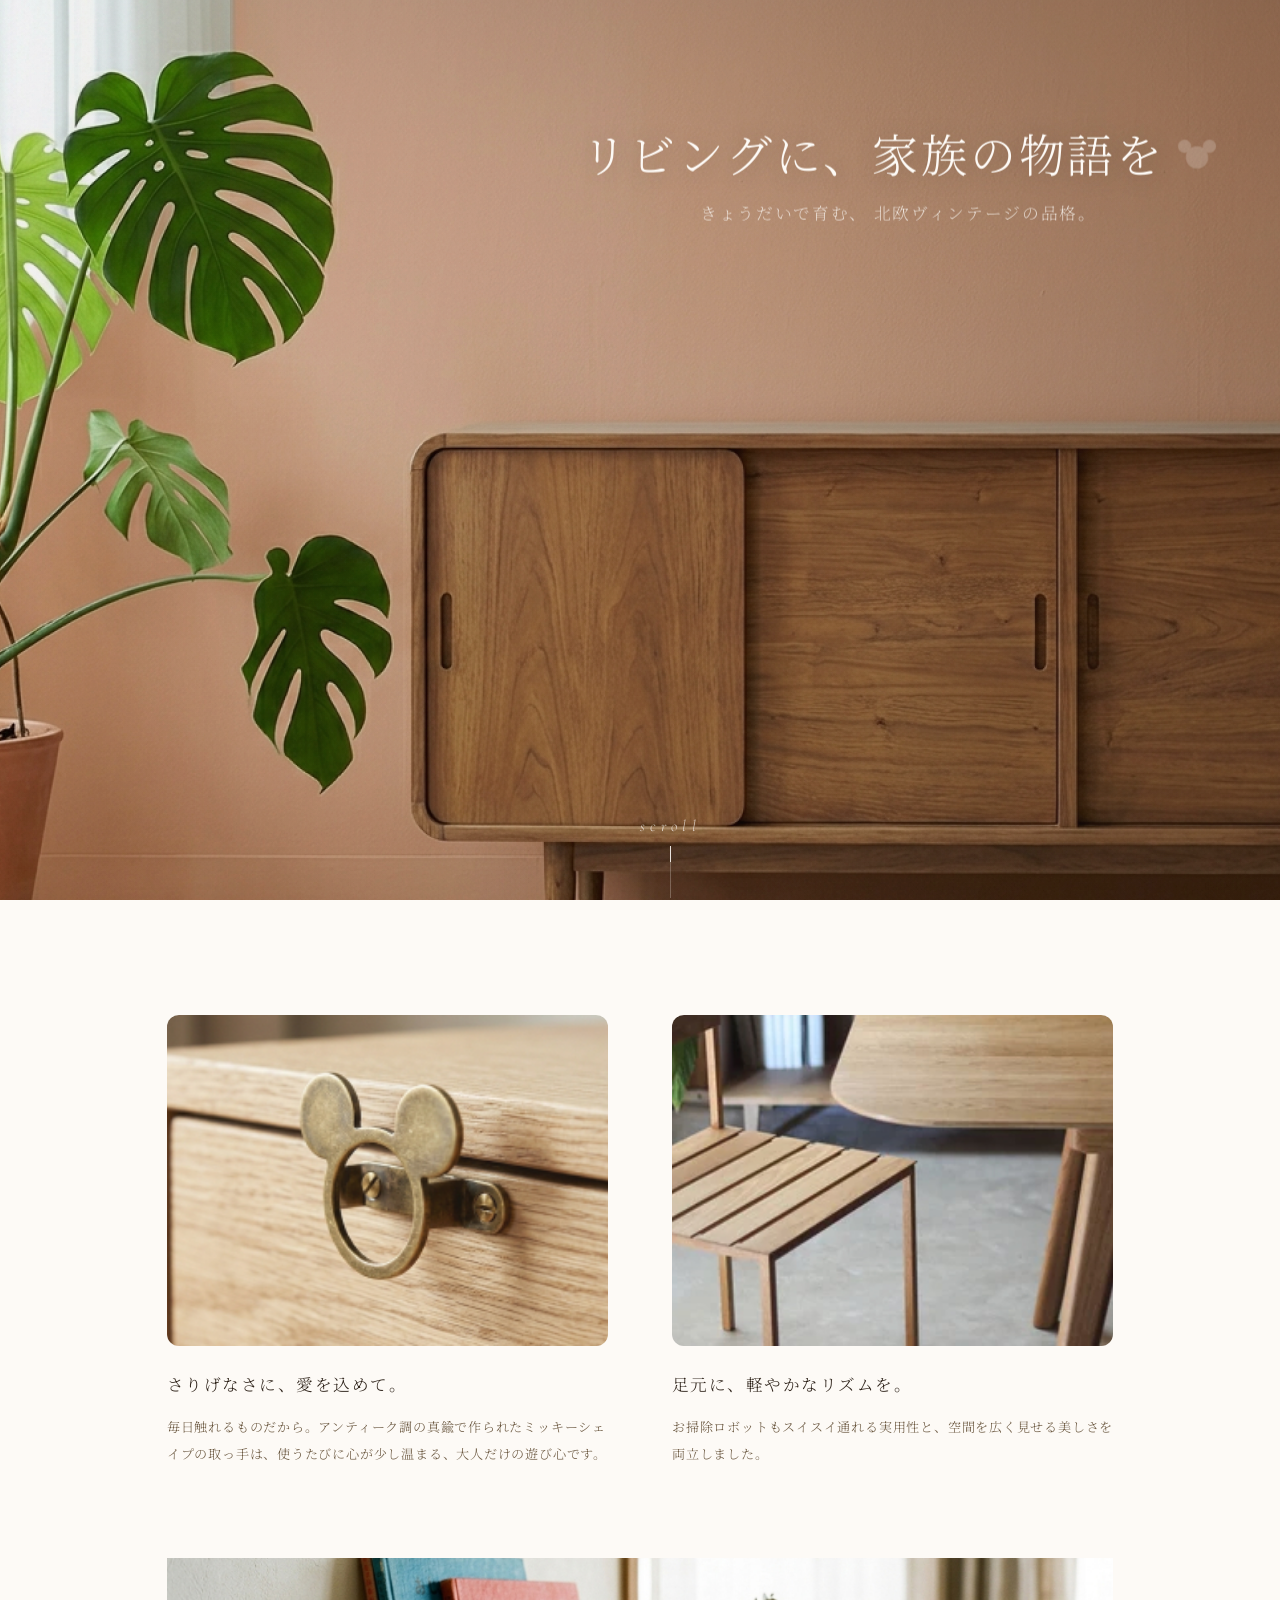
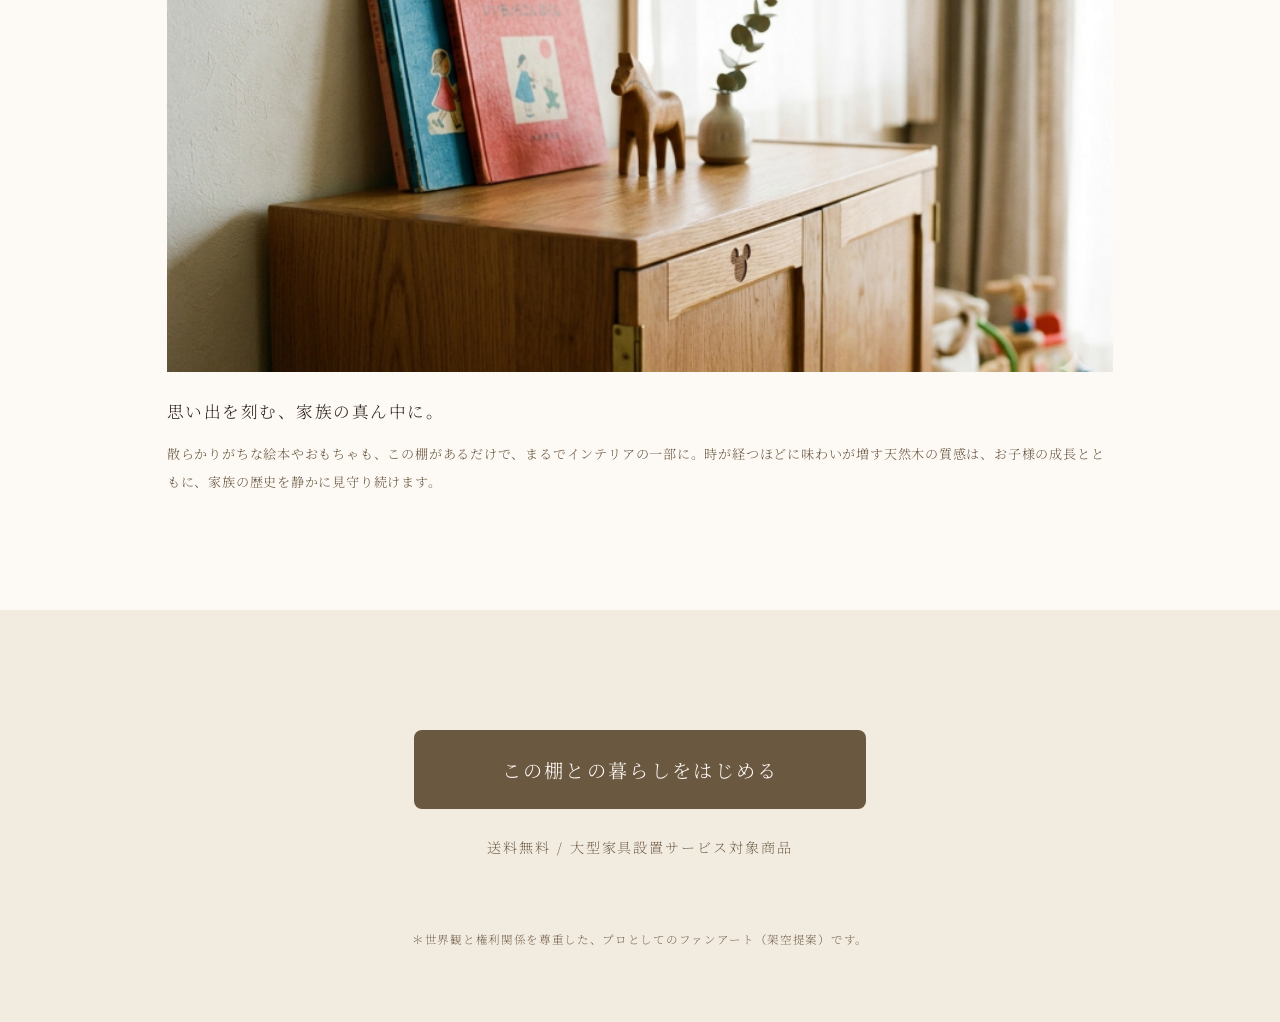
<file: furniture/index.html>
<!DOCTYPE html>
<html lang="ja">
<head>
  <meta charset="UTF-8">
  <meta name="viewport" content="width=device-width, initial-scale=1.0">
  <title>ディズニーコンセプト家具LP</title>
  <link rel="preconnect" href="https://fonts.googleapis.com">
  <link rel="preconnect" href="https://fonts.gstatic.com" crossorigin>
  <link href="https://fonts.googleapis.com/css2?family=Cormorant+Garamond:ital,wght@0,300;0,400;1,300&family=Noto+Serif+JP:wght@200;300;400&display=swap" rel="stylesheet">
  <link rel="stylesheet" href="style.css">
  <link rel="icon" href="./images/favicon.png">
</head>
<body>

  <!-- ========== FIRST VIEW ========== -->
  <section class="fv">

    <!-- 背景画像：CSSで指定 -->
    <div class="fv__bg"></div>

    <!-- オーバーレイ -->
    <div class="fv__overlay"></div>

    <!-- テキスト＋シェイプブロック -->
    <div class="fv__body">

      <!-- 見出し行：テキストとシェイプをflex横並び -->
      <div class="fv__headline-row">
        <h1 class="fv__headline">リビングに、家族の物語を</h1>
        <!-- シェイプ PNG（PC用 / SP用 を picture で切り替え） -->
        <div class="fv__shape" aria-hidden="true">
          <picture>
            <source media="(max-width: 560px)" srcset="images/Mickey.png">
            <img src="images/Mickey.png" alt="" class="fv__shape-img">
          </picture>
        </div>
      </div>

      <p class="fv__sub">
        きょうだいで育む、<br class="sp-br">
        北欧ヴィンテージの品格。
      </p>
    </div>

    <!-- スクロールインジケーター -->
    <div class="fv__scroll">
      <span class="fv__scroll-text">scroll</span>
      <div class="fv__scroll-line">
        <div class="fv__scroll-dot"></div>
      </div>
    </div>

  </section>
    <!--FVここまで-->
    <!-- ========== FEATURE SECTION ========== -->
  <section class="feature">
    <div class="feature__inner">

      <!-- カード1 -->
      <article class="feature__card feature__card--col">
        <div class="feature__img-wrap">
          <img src="images/img_01.jpg" alt="アンティーク調の取っ手" class="feature__img">
        </div>
        <div class="feature__text">
          <h2 class="feature__heading">さりげなさに、愛を込めて。</h2>
          <p class="feature__body">毎日触れるものだから。アンティーク調の真鍮で作られたミッキーシェイプの取っ手は、使うたびに心が少し温まる、大人だけの遊び心です。</p>
        </div>
      </article>

      <!-- カード2 -->
      <article class="feature__card feature__card--col feature__card--rev">
        <div class="feature__img-wrap">
          <img src="images/img_02.jpg" alt="軽やかな足のデザイン" class="feature__img">
        </div>
        <div class="feature__text">
          <h2 class="feature__heading">足元に、軽やかなリズムを。</h2>
          <p class="feature__body">お掃除ロボットもスイスイ通れる実用性と、空間を広く見せる美しさを両立しました。</p>
        </div>
      </article>

    </div>

    <!-- カード3：横幅いっぱい -->
    <article class="feature__card feature__card--wide">
      <div class="feature__img-wrap">
        <img src="images/img_03.jpg" alt="家族の思い出が詰まった棚" class="feature__img">
      </div>
      <div class="feature__text">
        <h2 class="feature__heading">思い出を刻む、家族の真ん中に。</h2>
        <p class="feature__body">散らかりがちな絵本やおもちゃも、この棚があるだけで、まるでインテリアの一部に。時が経つほどに味わいが増す天然木の質感は、お子様の成長とともに、家族の歴史を静かに見守り続けます。</p>
      </div>
    </article>

  </section>
  <!--featureここまで-->
    <!-- ========== CTA SECTION ========== -->
  <section class="cta">
    <div class="cta__inner">

      <a href="#" class="cta__btn">この棚との暮らしをはじめる</a>

      <p class="cta__note">送料無料 / 大型家具設置サービス対象商品</p>

    </div>

    <p class="cta__disclaimer">＊世界観と権利関係を尊重した、プロとしてのファンアート（架空提案）です。</p>
  </section>
  <!--CTAここまで-->
</body>
</html>
</file>
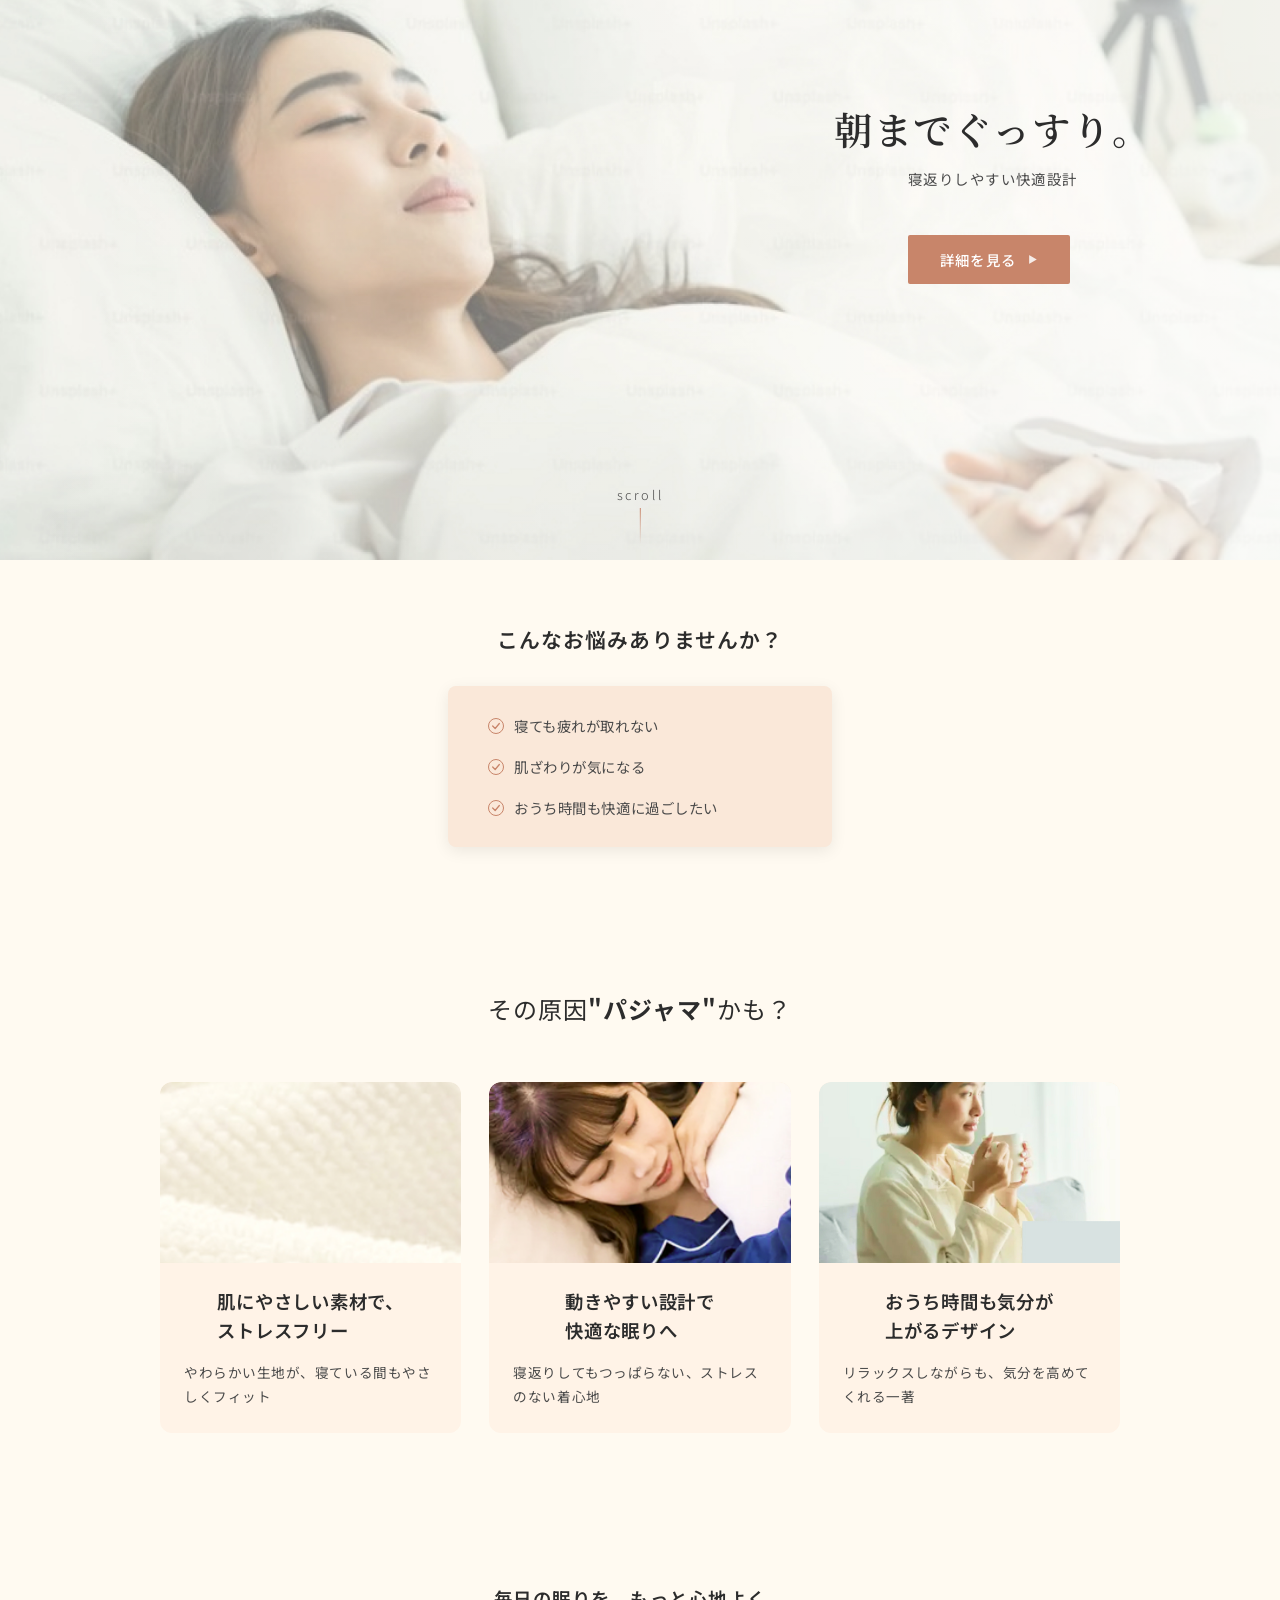
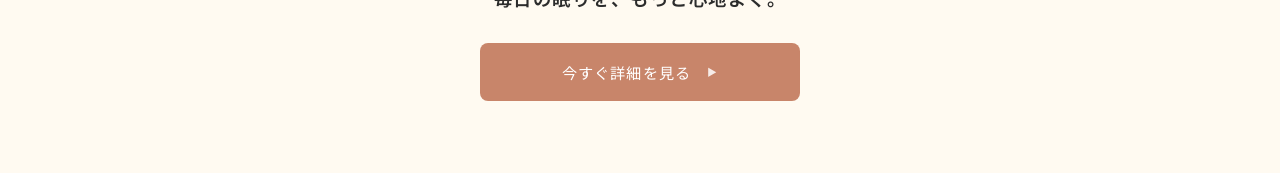
<file: pajamas/index.html>
<!DOCTYPE html>
<html lang="ja">
<head>
  <meta charset="UTF-8">
  <meta name="viewport" content="width=device-width, initial-scale=1.0">
  <title>パジャマLP│寝返りしやすい快適設計</title>
  <link rel="icon" href="favicon.ico">
  <link rel="icon" href="images/favicon.png" type="image/png">
  <link rel="apple-touch-icon" href="apple-touch-icon.png">
  <link rel="stylesheet" href="style.css">
  <link rel="preconnect" href="https://fonts.googleapis.com">
  <link rel="preconnect" href="https://fonts.gstatic.com" crossorigin>
  <link href="https://fonts.googleapis.com/css2?family=Noto+Serif+JP:wght@400;600&family=Noto+Sans+JP:wght@300;400&display=swap" rel="stylesheet">
</head>
<body>

  <!-- FV -->
  <section class="fv">
    <div class="fv__inner">
      <div class="fv__content">
        <h1 class="fv__heading">朝までぐっすり。</h1>
        <p class="fv__subtext">寝返りしやすい快適設計</p>
      </div>
      <a href="#" class="fv__btn">
        <span>詳細を見る</span>
        <span class="fv__btn-arrow">▶</span>
      </a>
    </div>
    <!-- スクロール矢印 -->
    <div class="scroll-indicator">
      <span class="scroll-indicator__label">scroll</span>
      <span class="scroll-indicator__arrow"></span>
    </div>
  </section>

  <!-- お悩みセクション -->
  <section class="worries">
    <div class="worries__inner">
      <h2 class="worries__heading">こんなお悩みありませんか？</h2>
      <ul class="worries__list">
        <li class="worries__item">寝ても疲れが取れない</li>
        <li class="worries__item">肌ざわりが気になる</li>
        <li class="worries__item">おうち時間も快適に過ごしたい</li>
      </ul>
    </div>
  </section>

  <!-- 原因セクション -->
  <section class="features">
    <div class="features__inner">
      <h2 class="features__heading">その原因<span class="features__heading-em">"パジャマ"</span>かも？</h2>
      <div class="features__list">

        <!-- カード1 -->
        <article class="features__card">
          <div class="features__img-wrap">
            <img src="images/cause_01.jpg" alt="肌にやさしい素材" class="features__img">
          </div>
          <div class="features__body">
            <h3 class="features__title">肌にやさしい素材で、<br>ストレスフリー</h3>
            <p class="features__text">やわらかい生地が、寝ている間もやさしくフィット</p>
          </div>
        </article>

        <!-- カード2 -->
        <article class="features__card features__card--reverse">
          <div class="features__img-wrap">
            <img src="images/cause_02.jpg" alt="動きやすい設計" class="features__img">
          </div>
          <div class="features__body">
            <h3 class="features__title">動きやすい設計で<br>快適な眠りへ</h3>
            <p class="features__text">寝返りしてもつっぱらない、ストレスのない着心地</p>
          </div>
        </article>

        <!-- カード3 -->
        <article class="features__card">
          <div class="features__img-wrap">
            <img src="images/cause_03.jpg" alt="おうち時間も気分が上がるデザイン" class="features__img">
          </div>
          <div class="features__body">
            <h3 class="features__title">おうち時間も気分が<br>上がるデザイン</h3>
            <p class="features__text">リラックスしながらも、気分を高めてくれる一著</p>
          </div>
        </article>

      </div>
    </div>
  </section>

  <!-- CTAセクション -->
  <section class="cta">
    <div class="cta__inner">
      <p class="cta__text">毎日の眠りを、もっと心地よく。</p>
      <a href="#" class="cta__btn">
        <span>今すぐ詳細を見る</span>
        <span class="cta__btn-arrow">▶</span>
      </a>
    </div>
  </section>

</body>
</html>
</file>
<file: furniture/style.css>
/* ============================================================
   RESET & BASE
============================================================ */
*, *::before, *::after {
  margin: 0;
  padding: 0;
  box-sizing: border-box;
}

:root {
  --clr-bg:      #f2ebe0;
  --clr-dark:    #2e231a;
  --clr-mid:     #6b5840;
  --clr-warm:    #b89a78;
  --clr-cream:   #f5eee4;
  --clr-white:   #fdfaf6;
  --ff-serif-jp: 'Noto Serif JP', serif;
  --ff-serif-en: 'Cormorant Garamond', serif;
}

html { scroll-behavior: smooth; }

body {
  background: var(--clr-bg);
  color: var(--clr-dark);
  font-family: var(--ff-serif-jp);
  overflow-x: hidden;
}

/* ============================================================
   FIRST VIEW
============================================================ */
.fv {
  position: relative;
  width: 100%;
  height: 100svh;
  min-height: 560px;
  overflow: hidden;
}

/* 背景画像（PC用） */
.fv__bg {
  position: absolute;
  inset: 0;
  background-image: url('images/pc.jpg');
  background-size: cover;
  background-position: center 45%;
  animation: fvZoom 2s cubic-bezier(0.22, 1, 0.36, 1) both;
}

@keyframes fvZoom {
  from { transform: scale(1.06); }
  to   { transform: scale(1.00); }
}

/* オーバーレイ */
.fv__overlay {
  position: absolute;
  inset: 0;
  background: linear-gradient(
    100deg,
    rgba(46, 35, 26, 0.05) 0%,
    rgba(46, 35, 26, 0.18) 55%,
    rgba(46, 35, 26, 0.30) 100%
  );
}

/* テキストブロック */
.fv__body {
  position: absolute;
  right: clamp(24px, 5vw, 80px);
  top: 20%;
  transform: translateY(-50%);
  z-index: 3;
  text-align: right;
  opacity: 0;
  animation: fvBodyIn 1s 0.5s ease both;
}

@keyframes fvBodyIn {
  from { opacity: 0; transform: translateY(calc(-50% + 20px)); }
  to   { opacity: 1; transform: translateY(-50%); }
}

/* 見出し行 */
.fv__headline-row {
  display: inline-flex;
  align-items: flex-end;
  gap: clamp(6px, 1vw, 14px);
  line-height: 1;
}

/* メインコピー */
.fv__headline {
  font-family: var(--ff-serif-jp);
  font-weight: 300;
  font-size: clamp(1.4rem, 3.6vw, 3rem);
  line-height: 1;
  letter-spacing: 0.06em;
  color: var(--clr-white);
  text-shadow: 0 2px 24px rgba(46, 35, 26, 0.25);
  opacity: 0;
  animation: fvFadeUp 0.9s 0.9s ease both;
}

/* シェイプ */
.fv__shape {
  flex-shrink: 0;
  width: clamp(24px, 3vw, 44px);
  opacity: 0;
  animation: fvShapeIn 1.2s 0.3s cubic-bezier(0.22, 1, 0.36, 1) both;
}

@keyframes fvShapeIn {
  from { opacity: 0; transform: translateX(16px); }
  to   { opacity: 1; transform: translateX(0); }
}

.fv__shape-img {
  width: 100%;
  height: auto;
  display: block;
  margin-bottom: 18%;
}

/* サブコピー */
.fv__sub {
  font-weight: 200;
  font-size: clamp(0.9rem, 1.4vw, 1.05rem);
  line-height: 2.0;
  letter-spacing: 0.1em;
  color: rgba(253, 250, 246, 0.80);
  margin-top: clamp(10px, 1.5vw, 20px);
  text-align: center;
  opacity: 0;
  animation: fvFadeUp 0.9s 1.1s ease both;
}

@keyframes fvFadeUp {
  from { opacity: 0; transform: translateY(14px); }
  to   { opacity: 1; transform: translateY(0); }
}

/* スクロールインジケーター */
.fv__scroll {
  position: absolute;
  bottom: 2px;
  left: 50%;
  transform: translateX(-50%);
  z-index: 10;
  display: flex;
  flex-direction: column;
  align-items: center;
  gap: 10px;
  cursor: pointer;
  opacity: 0;
  animation: fvFadeUp 1s 1.8s ease both;
}

.fv__scroll-text {
  font-family: var(--ff-serif-en);
  font-style: italic;
  font-weight: 300;
  font-size: 1.0rem;          /* ★ 大きく */
  letter-spacing: 0.32em;
  color: rgba(253, 250, 246, 0.75);
  text-transform: lowercase;
}

.fv__scroll-line {
  width: 1px;
  height: 52px;
  background: rgba(253, 250, 246, 0.25);
  position: relative;
  overflow: hidden;
}

.fv__scroll-dot {
  position: absolute;
  top: 0;
  left: 0;
  width: 1px;
  height: 30%;
  background: rgba(253, 250, 246, 0.85);
  animation: scrollSlide 2s 2.2s ease-in-out infinite;
}

@keyframes scrollSlide {
  0%   { top: -30%; opacity: 1; }
  80%  { top: 100%; opacity: 1; }
  100% { top: 100%; opacity: 0; }
}

/* ============================================================
   FV — Tablet (≤ 900px)
============================================================ */
@media (max-width: 900px) {
  .fv__headline { font-size: clamp(1.3rem, 4vw, 2.2rem); }
  .fv__shape    { width: clamp(20px, 2.8vw, 36px); }
}

/* ============================================================
   FV — SP (≤ 560px)
============================================================ */
@media (max-width: 560px) {
  .fv {
    height: 200px;
    min-height: 200px;
  }

  .fv__bg {
    background-image: url('images/sp.jpg');
    background-position: center center;
  }

  .fv__body {
    right: 12px;
    left: 12px;
    text-align: right;
    top: 30%;
  }

  .fv__headline {
    font-size: clamp(0.95rem, 4vw, 1.2rem);
    line-height: 1.6;
  }

  .fv__headline-row { gap: 5px; }
  .fv__shape        { width: 18px; }

  .fv__sub {
    font-size: 0.6rem;
    line-height: 1.7;
    margin: 2% 0 0 40%;
    text-align: center;
  }

  .fv__sub .sp-br { display: block; }

  /* SP：スクロールを小さめで表示 */
  .fv__scroll {
    display: flex;
    bottom: 2px;
    gap: 6px;
  }

  .fv__scroll-text {
    font-size: 0.9rem;
    letter-spacing: 0.2em;
  }

  .fv__scroll-line { height: 28px; }
}

@media (min-width: 561px) {
  .sp-br { display: none; }
}

/* ============================================================
   FEATURE SECTION
============================================================ */
.feature {
  background: var(--clr-white);
  padding: clamp(56px, 9vw, 120px) 0;
}

/* カード1・2グリッド */
.feature__inner {
  display: grid;
  grid-template-columns: 1fr 1fr;
  gap: clamp(32px, 5vw, 80px);
  max-width: 1100px;
  margin: 0 auto clamp(48px, 7vw, 100px);
  padding: 0 clamp(24px, 6vw, 80px);
}

/* カード共通 */
.feature__card {
  display: flex;
  flex-direction: column;
}

/* 画像ラッパー */
.feature__img-wrap {
  width: 100%;
  overflow: hidden;
  border-radius: 12px;
}

.feature__card--col .feature__img-wrap {
  aspect-ratio: 4 / 3;
}

.feature__img {
  width: 100%;
  height: 100%;
  object-fit: cover;
  display: block;
  transition: transform 0.5s ease;
}

.feature__card:hover .feature__img {
  transform: scale(1.03);
}

/* テキスト */
.feature__text {
  padding: clamp(14px, 2vw, 24px) 0 0;
}

.feature__heading {
  font-family: var(--ff-serif-jp);
  font-weight: 300;
  font-size: clamp(0.88rem, 1.3vw, 1.1rem);
  letter-spacing: 0.09em;
  line-height: 1.8;
  color: var(--clr-dark);
  margin-bottom: clamp(8px, 1vw, 14px);
}

.feature__body {
  font-weight: 300;
  font-size: clamp(0.7rem, 1.1vw, 0.82rem);
  line-height: 2.1;
  letter-spacing: 0.06em;
  color: var(--clr-mid);
}

/* カード3：横幅いっぱい */
.feature__card--wide {
  max-width: 1100px;
  margin: 0 auto;
  padding: 0 clamp(24px, 6vw, 80px);
}

.feature__card--wide .feature__img-wrap {
  aspect-ratio: 16 / 7;
  border-radius: 0;
}

.feature__card--wide .feature__text {
  padding-top: clamp(16px, 2vw, 28px);
}

/* ============================================================
   FEATURE — SP (≤ 560px)
============================================================ */
@media (max-width: 560px) {
  .feature {
    padding: 40px 0;
  }

  .feature__inner {
    grid-template-columns: 1fr;
    gap: 36px;
    margin-bottom: 40px;
    padding: 0 16px;
  }

  /* カード1・2：横並び */
  .feature__card--col {
    flex-direction: row;
    gap: 14px;
    align-items: flex-start;
  }

  /* カード2：逆順 */
  .feature__card--rev {
    flex-direction: row-reverse;
  }

  .feature__card--col .feature__img-wrap {
    width: 42%;
    flex-shrink: 0;
    aspect-ratio: 1.3 / 1;
  }

  .feature__card--col .feature__text {
    flex: 1;
    padding: 0;
  }

  .feature__heading {
    font-size: 0.82rem;
    margin-bottom: 6px;
    letter-spacing: 0.06em;
  }

  .feature__body {
    font-size: 0.6rem;
    line-height: 1.9;
  }

  /* カード3 */
  .feature__card--wide {
    padding: 0;
  }

  .feature__card--wide .feature__img-wrap {
    aspect-ratio: 5 / 3;
    border-radius: 0;
  }

  .feature__card--wide .feature__text {
    padding: 14px 16px 0;
  }
}

/* ============================================================
   CTA SECTION
============================================================ */
.cta {
  background: var(--clr-bg);
  padding: clamp(64px, 10vw, 120px) clamp(24px, 6vw, 80px) clamp(40px, 6vw, 72px);
  display: flex;
  flex-direction: column;
  align-items: center;
  gap: clamp(40px, 6vw, 72px);
}

.cta__inner {
  display: flex;
  flex-direction: column;
  align-items: center;
  gap: clamp(16px, 2.5vw, 28px);
}

/* CTAボタン */
.cta__btn {
  display: inline-block;
  font-family: var(--ff-serif-jp);
  font-weight: 300;
  font-size: clamp(0.95rem, 1.6vw, 1.2rem);
  letter-spacing: 0.12em;
  color: var(--clr-white);
  background: var(--clr-mid);
  padding: clamp(18px, 2.5vw, 26px) clamp(40px, 7vw, 88px);
  border-radius: 8px;
  text-decoration: none;
  transition: background 0.3s ease, transform 0.2s ease;
  white-space: nowrap;
}

.cta__btn:hover {
  background: var(--clr-dark);
  transform: translateY(-2px);
}

/* サブノート */
.cta__note {
  font-family: var(--ff-serif-jp);
  font-weight: 200;
  font-size: clamp(0.72rem, 1.1vw, 0.88rem);
  letter-spacing: 0.14em;
  color: var(--clr-mid);
}

/* 免責テキスト */
.cta__disclaimer {
  font-weight: 200;
  font-size: clamp(0.62rem, 0.9vw, 0.72rem);
  letter-spacing: 0.06em;
  line-height: 1.8;
  color: var(--clr-mid);
  text-align: center;
}

/* ============================================================
   CTA — SP (≤ 560px)
============================================================ */
@media (max-width: 560px) {
  .cta {
    padding: 48px 20px 36px;
    gap: 40px;
  }

  .cta__btn {
    font-size: 0.92rem;
    padding: 16px 28px;
    width: 100%;
    text-align: center;
    border-radius: 6px;
  }

  .cta__note {
    font-size: 0.7rem;
    letter-spacing: 0.1em;
    text-align: center;
  }

  .cta__disclaimer {
    font-size: 0.6rem;
    text-align: left;
  }
}
</file>
<file: pajamas/style.css>
/* =============================
   CSS Variables
   ============================= */
:root {
  --color-btn:       #c8856a;
  --color-btn-hover: #b5735a;
  --color-text-dark: #2c2c2c;
  --color-text-sub:  #4a4a4a;
  --color-bg:        #f7f4f0;
  --color-white:     #fff;
  --font-serif: 'Noto Serif JP', serif;
  --font-sans:  'Noto Sans JP', sans-serif;
}

/* =============================
   Reset & Base
   ============================= */
*,
*::before,
*::after {
  box-sizing: border-box;
  margin: 0;
  padding: 0;
}

body {
  font-family: var(--font-sans);
  -webkit-font-smoothing: antialiased;
  background-color: #FFFAF1;
}

a {
  text-decoration: none;
  color: inherit;
}

img {
  display: block;
  max-width: 100%;
}

/* =============================
   FV Section
   ============================= */
.fv {
  position: relative;
  width: 100%;
  background-image: url('images/pc.jpg');
  background-size: cover;
  background-position: center left;
  background-repeat: no-repeat;
  aspect-ratio: 4 / 3;
  min-height: 260px;
  max-height: 560px;
}

/* オーバーレイ（右側テキスト視認性向上） */
.fv::before {
  content: '';
  position: absolute;
  inset: 0;
  background: linear-gradient(
    to left,
    rgba(255, 255, 255, 0.55) 0%,
    rgba(255, 255, 255, 0.2)  50%,
    rgba(255, 255, 255, 0)    100%
  );
  z-index: 1;
}

/* FV Inner */
.fv__inner {
  position: relative;
  z-index: 2;
  width: 100%;
  height: 100%;
  display: flex;
  flex-direction: column;
  justify-content: space-between;
  align-items: flex-end;
  padding: 8% 10%;
}

/* テキストブロック */
.fv__content {
  display: flex;
  flex-direction: column;
  align-items: center;
  gap: clamp(10px, 1.5vw, 12px);
}

/* 見出し */
.fv__heading {
  font-family: var(--font-serif);
  font-weight: 600;
  font-size: clamp(1.4rem, 5vw, 2.4rem);
  color: var(--color-text-dark);
  letter-spacing: 0.05em;
  line-height: 1.4;
  white-space: nowrap;
}

/* サブテキスト */
.fv__subtext {
  font-family: var(--font-sans);
  font-weight: 400;
  font-size: clamp(0.65rem, 2vw, 0.9rem);
  color: var(--color-text-sub);
  letter-spacing: 0.1em;
}

/* FVボタン */
.fv__btn {
  display: inline-flex;
  align-items: center;
  gap: clamp(6px, 1.5vw, 12px);
  padding: clamp(8px, 2vw, 14px) clamp(16px, 4vw, 32px);
  background-color: var(--color-btn);
  color: var(--color-white);
  font-family: var(--font-sans);
  font-weight: 500;
  font-size: clamp(0.65rem, 1.8vw, 0.9rem);
  letter-spacing: 0.08em;
  border-radius: 2px;
  transition: background-color 0.25s ease, transform 0.2s ease;
  cursor: pointer;
  margin: 0 8% 17%;
}

.fv__btn:hover {
  background-color: var(--color-btn-hover);
  transform: translateX(2px);
}

.fv__btn-arrow {
  font-size: 0.65em;
  opacity: 0.85;
}

/* =============================
   Scroll Indicator
   ============================= */
.scroll-indicator {
  position: absolute;
  bottom: 16px;
  left: 50%;
  transform: translateX(-50%);
  z-index: 3;
  display: flex;
  flex-direction: column;
  align-items: center;
  gap: 4px;
}

.scroll-indicator__label {
  font-family: var(--font-sans);
  font-weight: 300;
  font-size: 0.8rem;
  letter-spacing: 0.2em;
  color: var(--color-text-sub);
  text-transform: lowercase;
}

/* 矢印：線が下に伸びてフェードするアニメーション */
.scroll-indicator__arrow {
  display: block;
  width: 1px;
  height: 36px;
  background: linear-gradient(
    to bottom,
    var(--color-btn) 0%,
    rgba(200, 133, 106, 0) 100%
  );
  animation: scrollLine 1.6s ease-in-out infinite;
}

@keyframes scrollLine {
  0%   { transform: scaleY(0); transform-origin: top; opacity: 1; }
  50%  { transform: scaleY(1); transform-origin: top; opacity: 1; }
  100% { transform: scaleY(1); transform-origin: top; opacity: 0; }
}

/* =============================
   FV Responsive
   ============================= */
@media (max-width: 768px) {
  .fv {
    aspect-ratio: 3 / 2.5;
    background-position: 70% center;
  }
  .fv__inner {
    padding: 9% 7%;
  }
}

@media (max-width: 480px) {
  .fv {
    background-image: url('images/sp.jpg');
    aspect-ratio: 1 / 1;
    background-position: center;
    height: 250px;
  }
  .fv::before {
    background: linear-gradient(
      to left,
      rgba(255, 255, 255, 0.65) 0%,
      rgba(255, 255, 255, 0.35) 55%,
      rgba(255, 255, 255, 0)    100%
    );
  }
  .fv__inner {
    padding: 14% 6%;
  }
  .fv__heading {
    font-size: clamp(1.2rem, 7vw, 1.6rem);
  }
  .fv__subtext {
    font-size: clamp(0.8rem, 2vw, 0.9rem);
  }
  .fv__btn {
    font-size: clamp(0.8rem, 1.8vw, 0.9rem);
    margin: 0 17% 7%;
  }
  .scroll-indicator {
    bottom: 10px;
  }
  .scroll-indicator__arrow {
    height: 28px;
  }
}

/* =============================
   Worries Section
   ============================= */
.worries {
  padding: clamp(32px, 6vw, 64px) clamp(20px, 5vw, 40px);
}

.worries__inner {
  max-width: 480px;
  margin: 0 auto;
  display: flex;
  flex-direction: column;
  align-items: center;
  gap: clamp(20px, 3vw, 32px);
}

.worries__heading {
  font-family: var(--font-sans);
  font-weight: 600;
  font-size: clamp(1.05rem, 3vw, 1.3rem);
  color: var(--color-text-dark);
  letter-spacing: 0.05em;
  text-align: center;
}

.worries__list {
  list-style: none;
  width: 80%;
  border-radius: 8px;
  background-color: #FAE8D9;
  padding: clamp(16px, 3vw, 28px) clamp(20px, 5vw, 40px);
  display: flex;
  flex-direction: column;
  gap: clamp(12px, 2vw, 18px);
  box-shadow: 0 4px 16px rgba(0, 0, 0, 0.08);
}

.worries__item {
  display: flex;
  align-items: center;
  gap: 10px;
  font-family: var(--font-sans);
  font-weight: 400;
  font-size: clamp(0.8rem, 2.2vw, 0.9rem);
  color: var(--color-text-sub);
  letter-spacing: 0.04em;
  line-height: 1.6;
}

.worries__item::before {
  content: '';
  display: inline-block;
  flex-shrink: 0;
  width: 16px;
  height: 16px;
  border: 1.5px solid var(--color-btn);
  border-radius: 50%;
  background-image: url("data:image/svg+xml,%3Csvg xmlns='http://www.w3.org/2000/svg' viewBox='0 0 12 12'%3E%3Cpolyline points='2,6 5,9 10,3' fill='none' stroke='%23c8856a' stroke-width='1.5' stroke-linecap='round' stroke-linejoin='round'/%3E%3C/svg%3E");
  background-size: 10px 10px;
  background-position: center;
  background-repeat: no-repeat;
}

/* =============================
   Features Section
   ============================= */
.features {
  padding: clamp(40px, 8vw, 80px) clamp(20px, 5vw, 40px);
}

.features__inner {
  max-width: 960px;
  margin: 0 auto;
  display: flex;
  flex-direction: column;
  gap: clamp(32px, 5vw, 56px);
}

.features__heading {
  font-family: var(--font-sans);
  font-weight: 400;
  font-size: clamp(1.1rem, 3.5vw, 1.5rem);
  color: var(--color-text-dark);
  letter-spacing: 0.04em;
  margin: 0 auto;
}

.features__heading-em {
  font-weight: 700;
}

.features__list {
  display: flex;
  flex-direction: column;
  gap: clamp(24px, 4vw, 40px);
}

/* カード（SP：画像左・テキスト右） */
.features__card {
  display: flex;
  flex-direction: row;
  align-items: center;
  gap: 0;
  background-color: #FFF3E7;
  border-radius: 12px;
  overflow: hidden;
}

/* 画像ラッパー */
.features__img-wrap {
  flex: 0 0 42%;
  aspect-ratio: 1 / 1;
  overflow: hidden;
  border-radius: 12px 0 12px 12px;
}

.features__card--reverse .features__img-wrap {
  border-radius: 0 12px 12px 12px;
}

.features__img {
  width: 100%;
  height: 100%;
  object-fit: cover;
}

/* テキストブロック */
.features__body {
  flex: 1;
  padding: clamp(16px, 3vw, 24px) clamp(16px, 3vw, 24px) clamp(16px, 3vw, 24px) clamp(12px, 2.5vw, 20px);
  display: flex;
  flex-direction: column;
  gap: clamp(8px, 1.5vw, 14px);
  border-radius: 16px 0 0 0;
}

/* reverseカード（画像右・テキスト左） */
.features__card--reverse {
  flex-direction: row-reverse;
}

.features__card--reverse .features__body {
  padding: clamp(16px, 3vw, 24px) clamp(12px, 2.5vw, 20px) clamp(16px, 3vw, 24px) clamp(16px, 3vw, 24px);
  border-radius: 0 16px 0 0;
}

.features__title {
  font-family: var(--font-sans);
  font-weight: 600;
  font-size: clamp(0.95rem, 2.5vw, 1.15rem);
  color: var(--color-text-dark);
  letter-spacing: 0.04em;
  line-height: 1.6;
  margin: auto;
}

.features__text {
  font-family: var(--font-sans);
  font-weight: 400;
  font-size: clamp(0.72rem, 1.8vw, 0.85rem);
  color: var(--color-text-sub);
  letter-spacing: 0.04em;
  line-height: 1.8;
}

/* PC：3カード横並び */
@media (min-width: 769px) {
  .features__list {
    flex-direction: row;
    align-items: stretch;
    gap: clamp(16px, 2.5vw, 28px);
  }

  .features__card,
  .features__card--reverse {
    flex: 1;
    flex-direction: column;
    align-items: stretch;
  }

  .features__img-wrap,
  .features__card--reverse .features__img-wrap {
    flex: none;
    width: 100%;
    aspect-ratio: 5 / 3;
    border-radius: 12px 12px 0 0;
  }

  .features__body,
  .features__card--reverse .features__body {
    padding: clamp(16px, 2vw, 24px);
    border-radius: 0;
  }
}

/* =============================
   CTA Section
   ============================= */
.cta {
  padding: clamp(40px, 7vw, 72px) clamp(20px, 5vw, 40px);
}

.cta__inner {
  max-width: 480px;
  margin: 0 auto;
  display: flex;
  flex-direction: column;
  align-items: center;
  gap: clamp(20px, 3vw, 32px);
}

.cta__text {
  font-family: var(--font-sans);
  font-weight: 600;
  font-size: clamp(0.95rem, 2.8vw, 1.15rem);
  color: var(--color-text-dark);
  letter-spacing: 0.08em;
  text-align: center;
}

.cta__btn {
  display: inline-flex;
  align-items: center;
  justify-content: center;
  gap: clamp(8px, 2vw, 16px);
  width: 100%;
  max-width: 320px;
  padding: clamp(14px, 2.5vw, 18px) clamp(24px, 4vw, 40px);
  background-color: var(--color-btn);
  color: var(--color-white);
  font-family: var(--font-sans);
  font-weight: 400;
  font-size: clamp(0.8rem, 2vw, 0.95rem);
  letter-spacing: 0.08em;
  border-radius: 8px;
  transition: background-color 0.25s ease, transform 0.2s ease;
  cursor: pointer;
}

.cta__btn:hover {
  background-color: var(--color-btn-hover);
  transform: translateY(-2px);
}

.cta__btn-arrow {
  font-size: 0.65em;
  opacity: 0.85;
}
</file>
